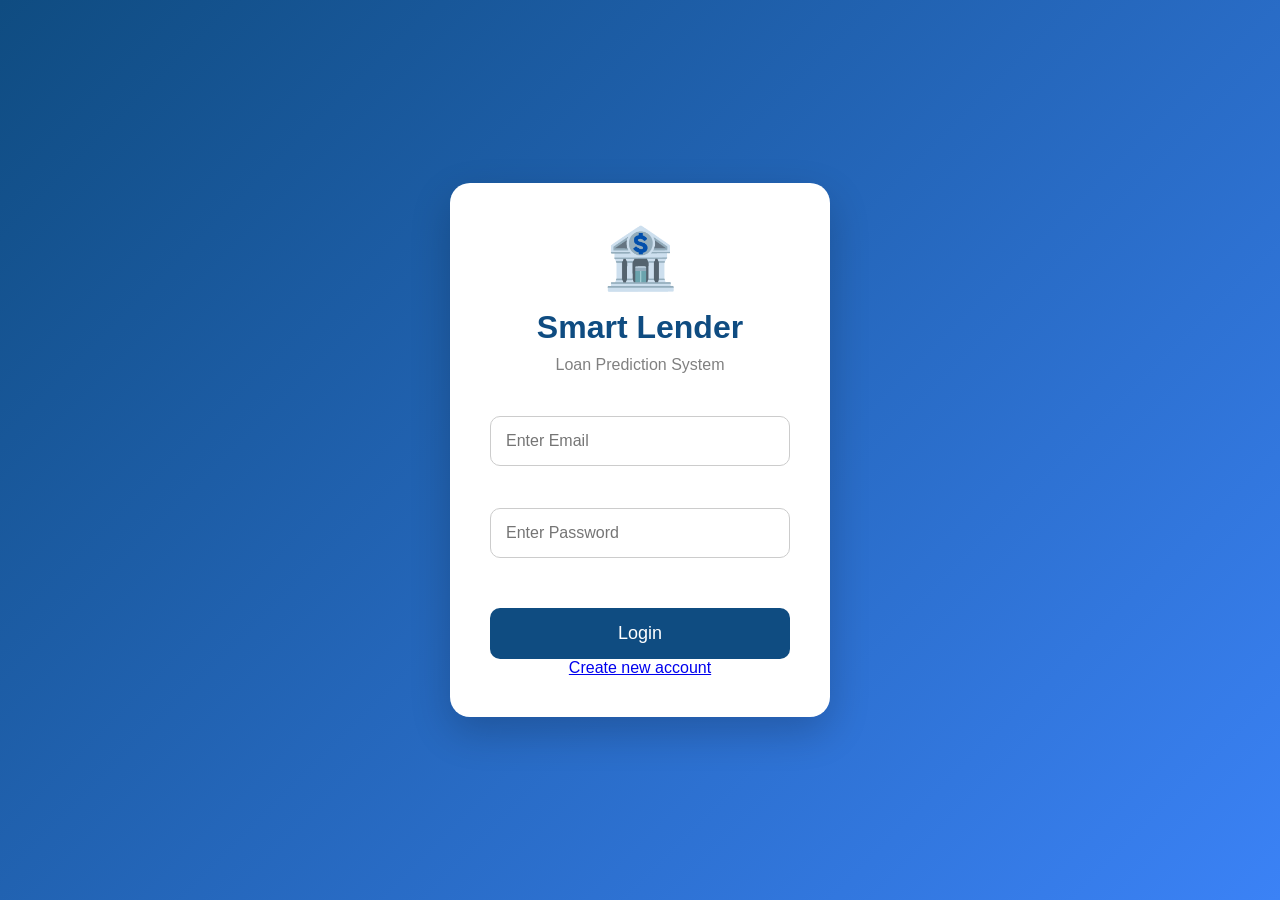
<file: templates/login.html>
<!DOCTYPE html>
<html lang="en">
<head>
<meta charset="UTF-8">
<meta name="viewport" content="width=device-width, initial-scale=1.0">
<title>Smart Lender Login</title>

<style>

*{
    margin:0;
    padding:0;
    box-sizing:border-box;
    font-family:Arial, Helvetica, sans-serif;
}

body{
    height:100vh;
    display:flex;
    justify-content:center;
    align-items:center;
    background:linear-gradient(135deg,#0F4C81,#3B82F6);
}

.login-box{
    width:380px;
    background:white;
    padding:40px;
    border-radius:20px;
    box-shadow:0 15px 40px rgba(0,0,0,.2);
    text-align:center;
}

.login-box h1{
    color:#0F4C81;
    margin-bottom:10px;
}

.login-box p{
    color:gray;
    margin-bottom:30px;
}

input{
    width:100%;
    padding:15px;
    margin:12px 0;
    border:1px solid #ccc;
    border-radius:10px;
    font-size:16px;
}

button{
    width:100%;
    padding:15px;
    margin-top:20px;
    border:none;
    border-radius:10px;
    background:#0F4C81;
    color:white;
    font-size:18px;
    cursor:pointer;
}

button:hover{
    background:#2563EB;
}

.logo{
    font-size:60px;
    margin-bottom:15px;
}

</style>

</head>

<body>

<div class="login-box">

<div class="logo">🏦</div>

<h1>Smart Lender</h1>

<p>Loan Prediction System</p>

<form method="POST">

    <input type="email" name="email" placeholder="Enter Email" required>

    <br><br>

    <input type="password" name="password" placeholder="Enter Password" required>

    <br><br>

    <button type="submit">Login</button>

</form>

<a href="/register">Create new account</a>
</div>

</body>
</html>
</file>
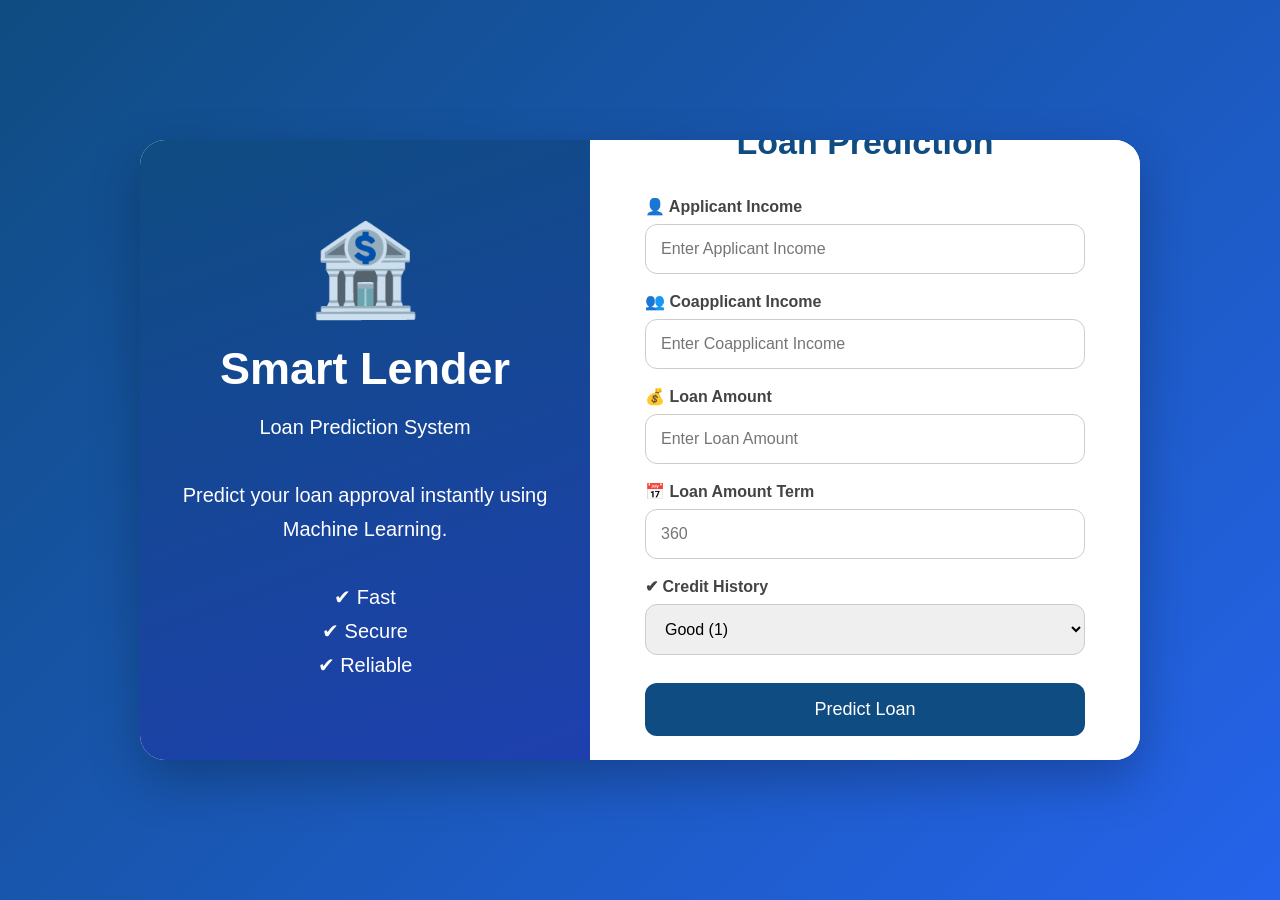
<file: templates/prediction.html>
<!DOCTYPE html>
<html lang="en">
<head>
<meta charset="UTF-8">
<meta name="viewport" content="width=device-width, initial-scale=1.0">
<title>Smart Lender | Loan Prediction</title>

<style>

*{
    margin:0;
    padding:0;
    box-sizing:border-box;
    font-family:'Segoe UI',sans-serif;
}

body{
    height:100vh;
    display:flex;
    justify-content:center;
    align-items:center;
    background:linear-gradient(135deg,#0F4C81,#2563EB);
}

.container{
    width:1000px;
    height:620px;
    background:#fff;
    border-radius:25px;
    overflow:hidden;
    display:flex;
    box-shadow:0 20px 50px rgba(0,0,0,.25);
}

.left{

    width:45%;
    background:linear-gradient(160deg,#0F4C81,#1E40AF);
    color:white;
    display:flex;
    flex-direction:column;
    justify-content:center;
    align-items:center;
    padding:40px;
    text-align:center;

}

.left .logo{

    font-size:90px;
    margin-bottom:20px;

}

.left h1{

    font-size:45px;
    margin-bottom:15px;

}

.left p{

    font-size:20px;
    line-height:34px;

}

.right{

    width:55%;
    display:flex;
    justify-content:center;
    align-items:center;
    background:white;

}

.form-box{

    width:80%;

}

.form-box h2{

    color:#0F4C81;
    text-align:center;
    margin-bottom:35px;
    font-size:34px;

}

.input-box{

    margin-bottom:18px;

}

.input-box label{

    display:block;
    margin-bottom:8px;
    color:#444;
    font-weight:600;

}

.input-box input,
.input-box select{

    width:100%;
    padding:15px;
    border-radius:12px;
    border:1px solid #ccc;
    font-size:16px;
    transition:.3s;

}

.input-box input:focus,
.input-box select:focus{

    outline:none;
    border-color:#2563EB;
    box-shadow:0 0 10px rgba(37,99,235,.3);

}

button{

    width:100%;
    padding:16px;
    border:none;
    border-radius:12px;
    background:#0F4C81;
    color:white;
    font-size:18px;
    cursor:pointer;
    margin-top:10px;
    transition:.3s;

}

button:hover{

    background:#2563EB;
    transform:translateY(-2px);

}

.footer{

    margin-top:25px;
    text-align:center;
    color:#888;
    font-size:14px;

}

</style>

</head>

<body>

<div class="container">

<div class="left">

<div class="logo">🏦</div>

<h1>Smart Lender</h1>

<p>

Loan Prediction System

<br><br>

Predict your loan approval instantly using Machine Learning.

<br><br>

✔ Fast<br>
✔ Secure<br>
✔ Reliable

</p>

</div>

<div class="right">

<div class="form-box">

<h2>Loan Prediction</h2>

<form action="/predict" method="POST">

<div class="input-box">
<label>👤 Applicant Income</label>
<input type="number" name="ApplicantIncome" placeholder="Enter Applicant Income" required>
</div>

<div class="input-box">
<label>👥 Coapplicant Income</label>
<input type="number" name="CoapplicantIncome" placeholder="Enter Coapplicant Income" required>
</div>

<div class="input-box">
<label>💰 Loan Amount</label>
<input type="number" name="LoanAmount" placeholder="Enter Loan Amount" required>
</div>

<div class="input-box">
<label>📅 Loan Amount Term</label>
<input type="number" name="Loan_Amount_Term" placeholder="360" required>
</div>

<div class="input-box">
<label>✔ Credit History</label>

<select name="Credit_History">

<option value="1">Good (1)</option>

<option value="0">Bad (0)</option>

</select>

</div>

<button type="submit">
Predict Loan
</button>

</form>

<div class="footer">
Smart Lender © 2026
</div>

</div>

</div>

</div>

</body>
</html>
</file>
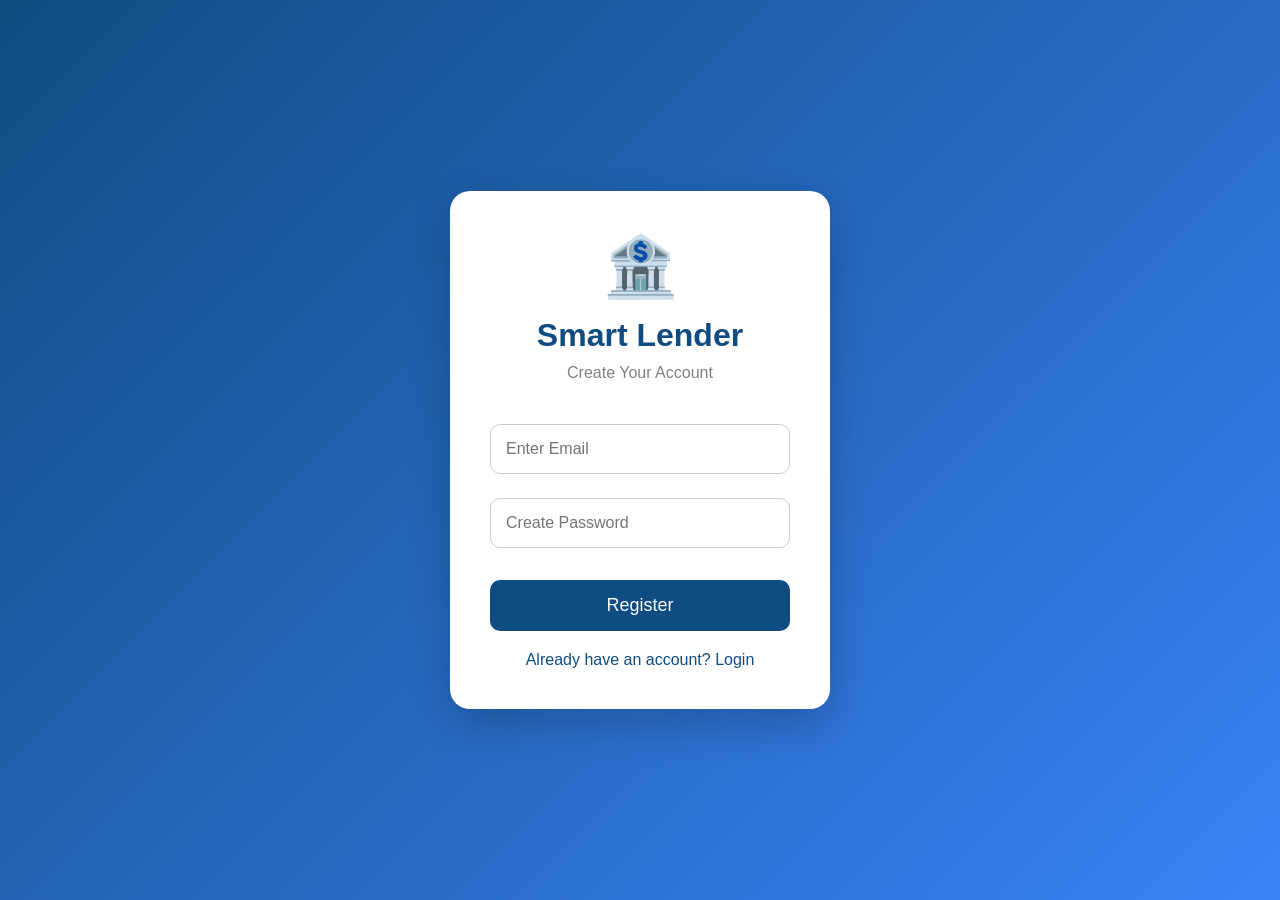
<file: templates/register.html>
<!DOCTYPE html>
<html lang="en">
<head>
<meta charset="UTF-8">
<meta name="viewport" content="width=device-width, initial-scale=1.0">

<title>Smart Lender Register</title>

<style>

*{
    margin:0;
    padding:0;
    box-sizing:border-box;
    font-family:Arial, Helvetica, sans-serif;
}

body{
    height:100vh;
    display:flex;
    justify-content:center;
    align-items:center;
    background:linear-gradient(135deg,#0F4C81,#3B82F6);
}

.register-box{
    width:380px;
    background:white;
    padding:40px;
    border-radius:20px;
    box-shadow:0 15px 40px rgba(0,0,0,.2);
    text-align:center;
}

.register-box h1{
    color:#0F4C81;
    margin-bottom:10px;
}

.register-box p{
    color:gray;
    margin-bottom:30px;
}

input{
    width:100%;
    padding:15px;
    margin:12px 0;
    border:1px solid #ccc;
    border-radius:10px;
    font-size:16px;
}

button{
    width:100%;
    padding:15px;
    margin-top:20px;
    border:none;
    border-radius:10px;
    background:#0F4C81;
    color:white;
    font-size:18px;
    cursor:pointer;
}

button:hover{
    background:#2563EB;
}

.logo{
    font-size:60px;
    margin-bottom:15px;
}

a{
    display:block;
    margin-top:20px;
    color:#0F4C81;
    text-decoration:none;
}

</style>

</head>

<body>

<div class="register-box">

<div class="logo">🏦</div>

<h1>Smart Lender</h1>

<p>Create Your Account</p>

<form method="POST">

<input type="email" name="email" placeholder="Enter Email" required>

<input type="password" name="password" placeholder="Create Password" required>

<button type="submit">Register</button>

</form>

<a href="/">Already have an account? Login</a>

</div>

</body>
</html>
</file>
